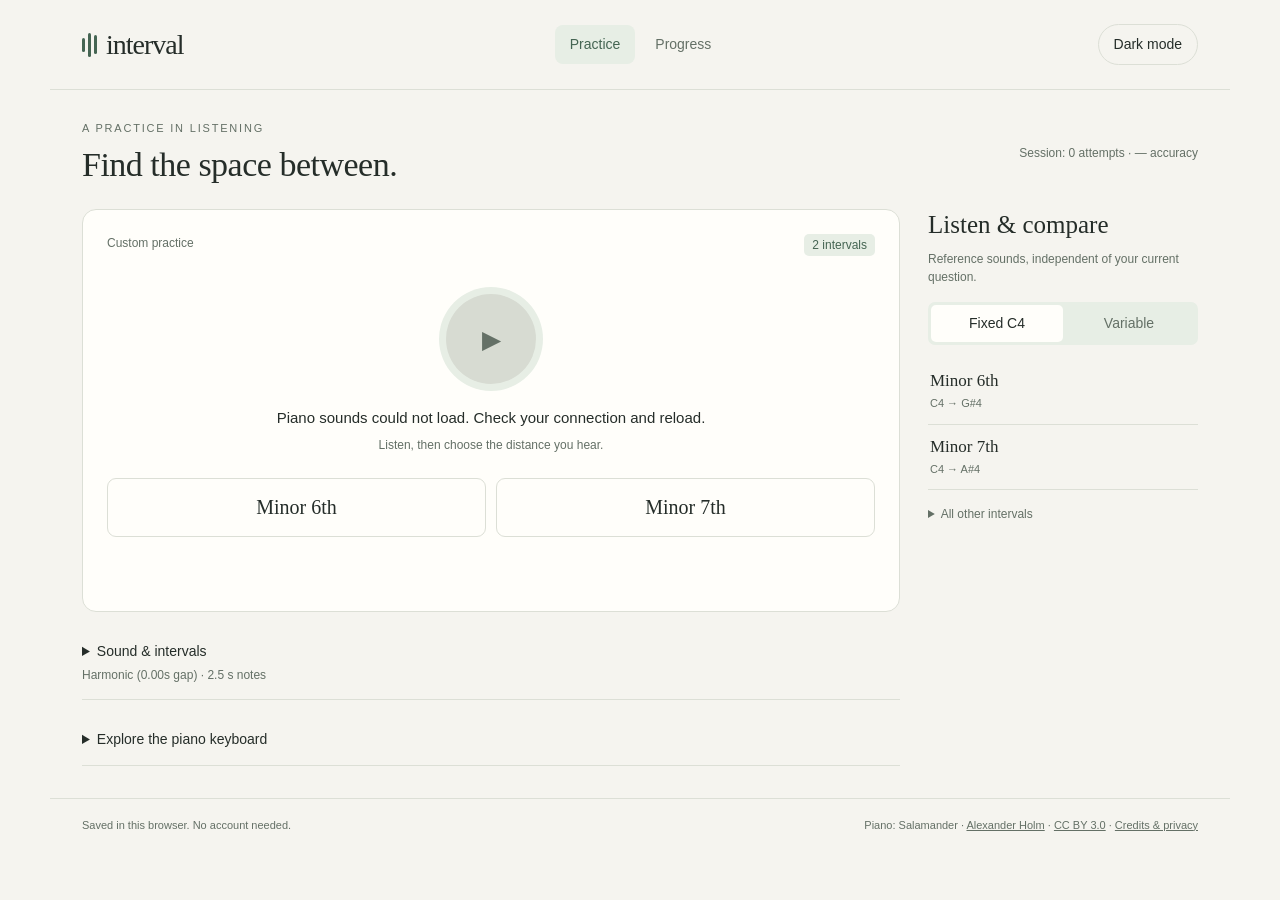
<file: index.html>
<!DOCTYPE html>
<html lang="en">
<head>
    <meta charset="UTF-8">
    <meta name="viewport" content="width=device-width, initial-scale=1.0">
    <title>Interval — ear training</title>
    <script src="audio.js"></script>
    <link rel="stylesheet" href="styles.css">
    <link rel="stylesheet" href="nordic.css">
</head>
<body>

<div class="container">
    <h1>Interval Ear Training</h1>
    
    <div class="controls-group">
        <div class="training-mode">Custom Interval Practice</div>

        <div class="slider-container">
            <label id="sliderLabel" for="playbackSlider">Playback: Harmonic (0.00s gap)</label>
            <input type="range" id="playbackSlider" min="-1.5" max="1.5" step="0.05" value="0">
        </div>

        <div class="playback-settings">
            <div class="playback-setting">
                <label class="random-toggle-label" for="randomPlaybackToggle">
                    <input type="checkbox" id="randomPlaybackToggle">
                    Randomize Playback Timing
                </label>
            </div>

            <div class="playback-setting">
                <select id="randomDirectionSelect" disabled>
                    <option value="both">Random Direction: Both</option>
                    <option value="descending">Random Direction: Descending Only</option>
                    <option value="ascending">Random Direction: Ascending Only</option>
                </select>
            </div>

            <div class="playback-setting">
                <label class="gap-range-control" for="maxGapInput">
                    <span>Gap Range: 0 –</span>
                    <input type="number" id="maxGapInput" min="0" max="15" step="0.05" value="1.50">
                    <span>sec</span>
                </label>
            </div>
        </div>

        <div class="slider-container note-duration-control">
            <label id="noteDurationLabel" for="noteDurationSlider">Note duration: 2.5 s</label>
            <input type="range" id="noteDurationSlider" min="0.5" max="10" step="0.1" value="2.5" aria-describedby="noteDurationHelp">
            <small id="noteDurationHelp">Quiz and reference notes: time until release begins, followed by a 1-second fade. Piano notes naturally decay and may finish sooner. Changing this starts a fresh question.</small>
        </div>

        <select id="rootSelect">
            <option value="random">Root Note: Random Pitch</option>
            <option value="fixed-c">Root Note: Fixed to C</option>
        </select>

        <select id="octaveSelect">
            <option value="varying">Octave Register: Varying</option>
            <option value="locked">Octave Register: Locked to 4th Octave</option>
        </select>
    </div>

    <!-- CUSTOM SELECTION CHECKBOXES -->
    <div id="customSelectionContainer">
        <p>Select specific intervals to practice:</p>
        <div id="customCheckboxes"></div>
    </div>

    <div class="toggle-container">
        <input type="checkbox" id="helpToggle">
        <label for="helpToggle">Show Descriptive Help</label>
    </div>

    <button id="playBtn" disabled>Loading Piano Sounds...</button>

    <div id="options"></div>
    
    <div id="feedback"></div>
    <div id="details" class="details"></div>

    <section class="stats-bar" aria-label="Training statistics">
        <p id="sessionStats" aria-live="polite">Session: 0 attempts · — accuracy</p>
        <div class="stats-actions">
            <button id="exportStats" type="button" disabled>Export Training Data</button>
            <button id="importStats" type="button" disabled>Import Training Data</button>
            <button id="clearStats" type="button" disabled>Clear Statistics</button>
            <input id="importFile" type="file" accept=".json,application/json" hidden>
        </div>
        <p id="storageStatus" role="status">Opening local training history…</p>
        <details id="statisticsPanel" class="statistics-panel">
            <summary>View Statistics</summary>
            <h2>This session</h2>
            <div id="sessionMetrics" class="metric-grid"></div>
            <h2>Recent vs long-term</h2>
            <div class="stats-windows">
                <label>Recent window
                    <select id="recentWindow">
                        <option value="10">Last 10</option><option value="25">Last 25</option>
                        <option value="50" selected>Last 50</option><option value="100">Last 100</option>
                        <option value="250">Last 250</option><option value="500">Last 500</option>
                    </select>
                </label>
                <label>Long-term window
                    <select id="longWindow">
                        <option value="500">Last 500</option><option value="1000">Last 1,000</option>
                        <option value="2000">Last 2,000</option><option value="4000">Last 4,000</option>
                        <option value="all" selected>All history</option>
                    </select>
                </label>
            </div>
            <p class="stats-note">Overall uses your last N answers across all intervals. Each interval row uses its own last N attempts. Long-term includes recent attempts; the windows can overlap completely when history is short.</p>
            <p id="analyticsStatus" role="status"></p>
            <div id="overallMetrics" class="metric-grid"></div>
            <h2>Per interval</h2>
            <p class="stats-note">Counts show correct / attempted. Change is recent minus long-term accuracy in percentage points (pp). Results combine all practice settings and custom sets.</p>
            <div class="stats-table-scroll" tabindex="0" role="region" aria-label="Interval performance table">
                <table class="stats-table">
                    <thead><tr><th scope="col">Interval</th><th scope="col">Recent</th><th scope="col">Long-term</th><th scope="col">Change</th><th scope="col">All attempts</th></tr></thead>
                    <tbody id="intervalMetrics"></tbody>
                </table>
            </div>
            <h2>Weakest right now</h2>
            <p class="stats-note">Lowest recent accuracy among intervals with at least 10 recent attempts. Ties favor larger samples. This is a practice guide, not a mastery score.</p>
            <ol id="weakestIntervals"></ol>
            <p id="weakestNote" class="stats-note"></p>
            <details id="conditionsPanel">
                <summary>Performance by practice conditions</summary>
                <div class="stats-windows">
                    <label>Interval heard<select id="conditionInterval"><option value="all">All intervals</option></select></label>
                    <label>History to inspect<select id="conditionWindow"><option value="recent">Recent window</option><option value="longTerm">Long-term window</option></select></label>
                </div>
                <p class="stats-note">Uses the window sizes above. First takes the last N answers for the selected interval (or all intervals), then splits that same sample by condition. Other settings and custom sets can differ between groups.</p>
                <p id="conditionSummary" role="status" class="stats-note"></p>
                <p class="stats-note">Response time includes listening, replays, and reference comparisons, for both correct and wrong answers. Fewer than 10 attempts is marked “Small sample.” No attempts means no accuracy yet. Scroll the table sideways on narrow screens.</p>
                <div class="stats-table-scroll" tabindex="0" role="region" aria-label="Performance by practice conditions">
                    <table class="stats-table"><thead><tr><th scope="col">Condition</th><th scope="col">Accuracy</th><th scope="col">Correct / attempts</th><th scope="col">Avg response</th><th scope="col">Avg replays</th></tr></thead><tbody id="conditionMetrics"></tbody></table>
                </div>
            </details>
            <h2>Common confusions</h2>
            <label class="confusion-window">History to inspect
                <select id="confusionWindow"><option value="recent">Recent window</option><option value="longTerm">Long-term window</option></select>
            </label>
            <p class="stats-note">Uses the window sizes above, separately for each interval heard. Rates are mistakes of that kind / all attempts for the interval heard. Different custom sets offer different possible answers.</p>
            <p id="pairDrillStatus" role="status"></p>
            <button id="cancelPairDrill" type="button" hidden>Cancel queued pair</button>
            <p class="stats-note">Pair practice is optional. Choosing a pair keeps an unanswered question intact and applies the pair when you next play a new question. Session totals continue.</p>
            <ol id="commonConfusions" class="common-confusions"></ol>
            <p id="confusionEmpty" class="stats-note"></p>
            <details class="confusion-matrix-panel">
                <summary>Show confusion matrix</summary>
                <p class="stats-note">Rows: interval heard. Columns: your answer. Each cell is an attempt count; the green diagonal shows correct answers. Scroll sideways on narrow screens.</p>
                <div class="stats-table-scroll" tabindex="0" role="region" aria-label="Confusion matrix">
                    <table id="confusionMatrix" class="stats-table confusion-matrix"></table>
                </div>
            </details>
        </details>
    </section>

    <div class="piano-container">
        <div id="piano" class="piano"></div>
    </div>


    <div class="reference-panel">
        <h2>Interval Reference</h2>
        <p>Replay any interval while you practice. These buttons use the playback timing settings above and do not change your current question.</p>

        <div id="referenceGrid" class="reference-grid">
            <div class="reference-column-header">
                <div class="reference-column-title">Fixed Reference</div>
                <div class="reference-column-subtitle">Root C4 · Fixed register</div>
            </div>

            <div class="reference-column-header">
                <div class="reference-column-title">Variable Reference</div>
                <div class="reference-random-controls">
                    <label><input type="checkbox" id="referenceRandomRoot"> Random Root</label>
                    <label><input type="checkbox" id="referenceRandomOctave"> Random Octave</label>
                </div>
            </div>
        </div>
    </div>
</div>

<script src="storage.js" defer></script>
<script src="analytics.js" defer></script>
<script src="stats.js" defer></script>
<script src="selection.js" defer></script>
<script src="app.js" defer></script>
<script src="ui.js" defer></script>
</body>
</html>
</file>
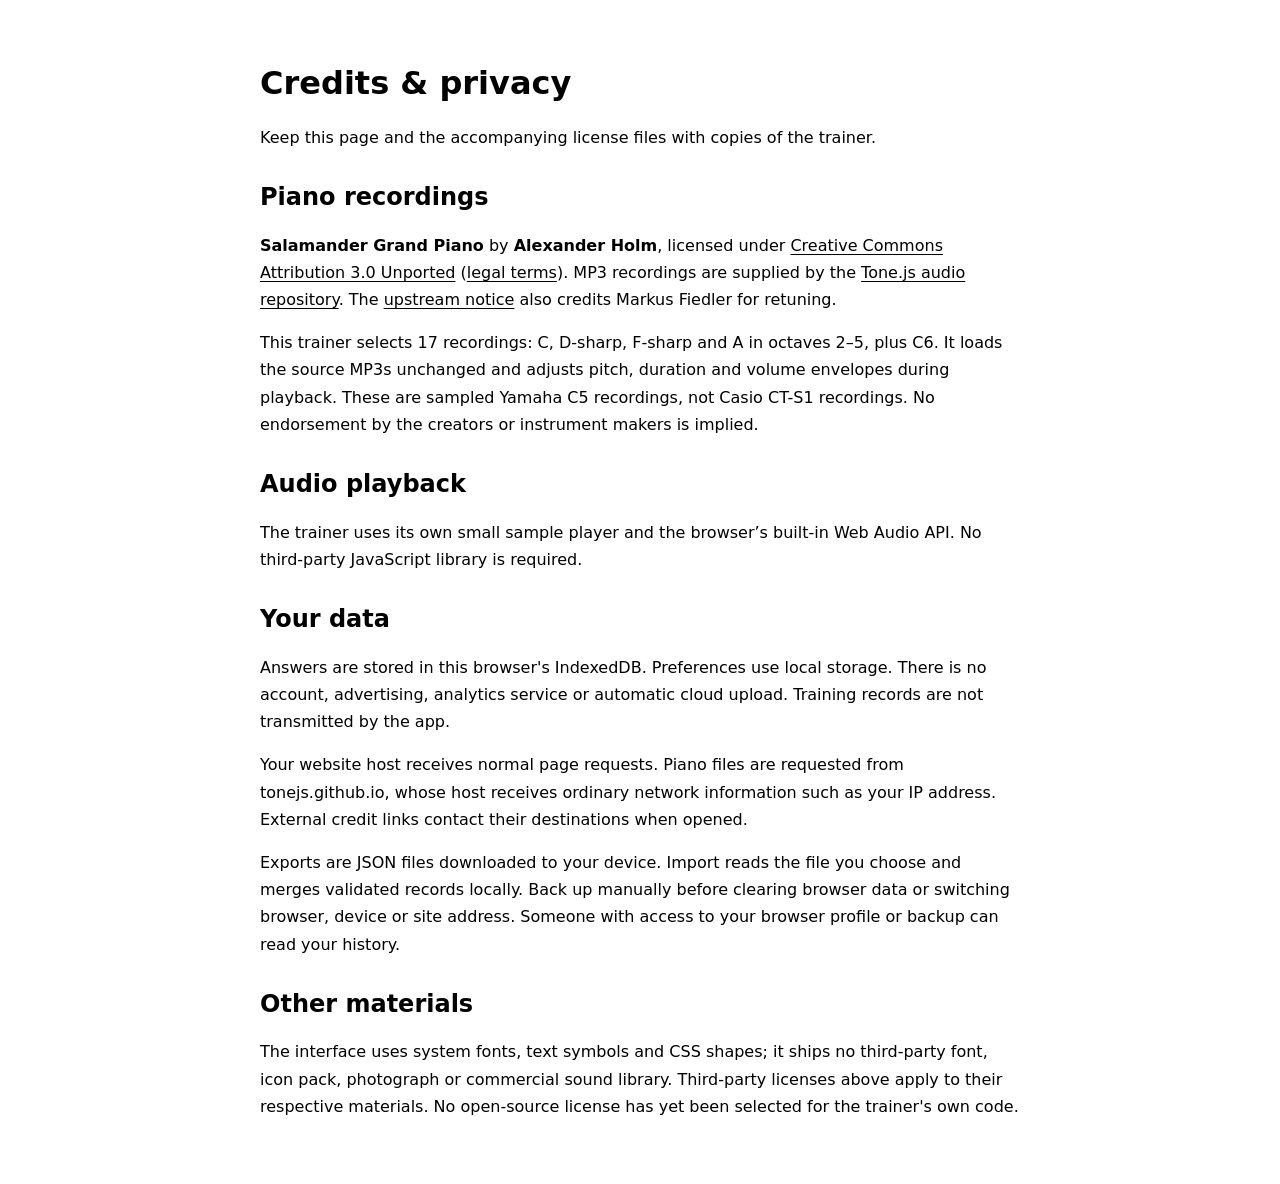
<file: credits.html>
<!doctype html>
<html lang="en">
<head>
  <meta charset="utf-8">
  <meta name="viewport" content="width=device-width, initial-scale=1">
  <meta name="referrer" content="no-referrer">
  <title>Credits & privacy — Interval</title>
  <style>
    :root { color-scheme: light dark; font-family: system-ui, sans-serif; }
    body { max-width: 760px; margin: 4rem auto; padding: 0 1.5rem; line-height: 1.7; }
    h1, h2 { line-height: 1.2; } h2 { margin-top: 2rem; }
    a { color: inherit; text-underline-offset: .2em; }
  </style>
</head>
<body>
  <main>
    <h1>Credits & privacy</h1>
    <p>Keep this page and the accompanying license files with copies of the trainer.</p>
    <h2>Piano recordings</h2>
    <p><strong>Salamander Grand Piano</strong> by <strong>Alexander Holm</strong>, licensed under
      <a href="https://creativecommons.org/licenses/by/3.0/">Creative Commons Attribution 3.0 Unported</a>
      (<a href="https://creativecommons.org/licenses/by/3.0/legalcode">legal terms</a>).
      MP3 recordings are supplied by the <a href="https://github.com/Tonejs/audio/tree/master/salamander">Tone.js audio repository</a>.
      The <a href="licenses/Salamander-README.txt">upstream notice</a> also credits Markus Fiedler for retuning.</p>
    <p>This trainer selects 17 recordings: C, D-sharp, F-sharp and A in octaves 2–5, plus C6.
      It loads the source MP3s unchanged and adjusts pitch, duration and volume envelopes during playback.
      These are sampled Yamaha C5 recordings, not Casio CT-S1 recordings. No endorsement by the creators or instrument makers is implied.</p>
    <h2>Audio playback</h2>
    <p>The trainer uses its own small sample player and the browser’s built-in Web Audio API. No third-party JavaScript library is required.</p>
    <h2>Your data</h2>
    <p>Answers are stored in this browser's IndexedDB. Preferences use local storage. There is no account, advertising, analytics service or automatic cloud upload. Training records are not transmitted by the app.</p>
    <p>Your website host receives normal page requests. Piano files are requested from tonejs.github.io, whose host receives ordinary network information such as your IP address. External credit links contact their destinations when opened.</p>
    <p>Exports are JSON files downloaded to your device. Import reads the file you choose and merges validated records locally. Back up manually before clearing browser data or switching browser, device or site address. Someone with access to your browser profile or backup can read your history.</p>
    <h2>Other materials</h2>
    <p>The interface uses system fonts, text symbols and CSS shapes; it ships no third-party font, icon pack, photograph or commercial sound library. Third-party licenses above apply to their respective materials. No open-source license has yet been selected for the trainer's own code.</p>
  </main>
</body>
</html>
</file>
<file: styles.css>
:root {
            --bg: #121212;
            --surface: #1e1e1e;
            --primary: #bb86fc;
            --text: #e0e0e0;
            --correct: #03dac6;
            --incorrect: #cf6679;
            --disabled: #555555;
        }

        body {
            font-family: -apple-system, BlinkMacSystemFont, "Segoe UI", Roboto, Helvetica, Arial, sans-serif;
            background-color: var(--bg);
            color: var(--text);
            display: flex;
            justify-content: center;
            align-items: center;
            min-height: 100vh;
            margin: 0;
            padding: 20px 0;
        }

        .container {
            background-color: var(--surface);
            padding: 2.5rem;
            border-radius: 12px;
            box-shadow: 0 8px 24px rgba(0,0,0,0.5);
            max-width: 900px; 
            width: 95%;
            text-align: center;
        }

        h1 { margin-top: 0; font-size: 1.5rem; color: var(--primary); }
        
        .controls-group {
            display: grid;
            grid-template-columns: 1fr 1fr;
            gap: 12px;
            margin: 20px 0 10px 0;
        }

        @media (max-width: 600px) {
            .container {
                box-sizing: border-box;
                padding: 24px 16px;
            }

            .controls-group {
                grid-template-columns: 1fr;
            }
        }

        select {
            width: 100%;
            padding: 10px;
            background: var(--bg);
            color: var(--text);
            border: 1px solid #333;
            border-radius: 6px;
            font-size: 0.95rem;
            height: 100%;
        }
        
        optgroup {
            background: #2a2a2a;
            color: var(--primary);
            font-weight: bold;
        }

        /* --- SLIDER CSS --- */
        .slider-container {
            display: flex;
            flex-direction: column;
            justify-content: center;
            background: var(--bg);
            border: 1px solid #333;
            border-radius: 6px;
            padding: 10px;
            height: 100%;
            box-sizing: border-box;
        }

        .slider-container label {
            font-size: 0.95rem;
            margin-bottom: 8px;
            color: var(--text);
        }

        input[type=range] {
            width: 100%;
            accent-color: var(--primary);
            cursor: pointer;
        }

        input[type=range]:disabled {
            opacity: 0.45;
            cursor: not-allowed;
        }

        .playback-settings {
            grid-column: 1 / -1;
            display: grid;
            grid-template-columns: 1fr 1fr 1fr;
            gap: 12px;
        }

        .playback-setting {
            background: var(--bg);
            border: 1px solid #333;
            border-radius: 6px;
            padding: 10px;
            box-sizing: border-box;
            min-height: 58px;
            display: flex;
            align-items: center;
            justify-content: center;
        }

        .random-toggle-label {
            display: flex;
            align-items: center;
            justify-content: center;
            gap: 8px;
            cursor: pointer;
            font-size: 0.95rem;
            width: 100%;
        }

        .random-toggle-label input {
            width: 18px;
            height: 18px;
            accent-color: var(--primary);
            cursor: pointer;
        }

        .gap-range-control {
            display: grid;
            grid-template-columns: auto 88px auto;
            align-items: center;
            justify-content: center;
            gap: 8px;
            font-size: 0.95rem;
            width: 100%;
        }

        .gap-range-control input[type=number] {
            width: 100%;
            box-sizing: border-box;
            padding: 8px;
            background: var(--surface);
            color: var(--text);
            border: 1px solid #444;
            border-radius: 6px;
            font-size: 0.95rem;
            text-align: center;
        }

        .playback-setting select:disabled {
            opacity: 0.45;
            cursor: not-allowed;
        }

        @media (max-width: 600px) {
            .playback-settings {
                grid-template-columns: 1fr;
            }
        }

        /* --- CUSTOM SELECTION UI --- */
        #customSelectionContainer {
            background: #252525;
            border: 1px solid #444;
            border-radius: 8px;
            padding: 15px;
            margin-bottom: 15px;
            display: block;
        }
        
        #customSelectionContainer p {
            margin: 0 0 12px 0;
            font-weight: bold;
            color: var(--primary);
        }

        #customCheckboxes {
            display: flex;
            flex-wrap: wrap;
            gap: 8px;
            justify-content: center;
        }

        .custom-cb-label {
            background: #1e1e1e;
            padding: 6px 12px;
            border-radius: 20px;
            font-size: 0.85rem;
            cursor: pointer;
            border: 1px solid #555;
            display: flex;
            align-items: center;
            gap: 6px;
            transition: all 0.2s;
            user-select: none;
        }
        
        .custom-cb-label:hover { border-color: var(--primary); }
        .custom-cb-label input { accent-color: var(--primary); cursor: pointer; }

        .toggle-container {
            margin: 15px 0 20px 0;
            display: flex;
            justify-content: center;
            align-items: center;
            gap: 8px;
            font-size: 1rem;
            color: var(--primary);
            font-weight: bold;
        }

        .toggle-container input {
            cursor: pointer;
            width: 18px;
            height: 18px;
            accent-color: var(--primary);
        }

        button.option-btn {
            background-color: transparent;
            color: var(--text);
            border: 2px solid #555;
            padding: 12px;
            margin: 6px;
            border-radius: 8px;
            font-size: 1rem;
            cursor: pointer;
            transition: all 0.2s ease;
            flex: 1 1 auto; 
            min-width: 150px; 
            display: flex;
            flex-direction: column;
            align-items: center;
            justify-content: center;
        }

        button.option-btn:hover { border-color: var(--primary); color: var(--primary); }
        
        #playBtn {
            background-color: var(--primary);
            color: var(--bg);
            border: none;
            font-size: 1.2rem;
            font-weight: bold;
            padding: 15px 30px;
            margin-bottom: 20px;
            width: 100%;
            border-radius: 8px;
            cursor: pointer;
        }

        #playBtn:hover:not(:disabled) { background-color: #a370e0; color: var(--bg); }
        
        #playBtn:disabled {
            background-color: var(--disabled);
            cursor: not-allowed;
            color: #888;
        }

        #options { 
            display: flex; 
            flex-wrap: wrap; 
            justify-content: center; 
            gap: 10px; 
            margin-top: 10px;
        }

        .btn-title {
            font-weight: bold;
            font-size: 1.05rem;
        }

        .desc-text {
            display: none;
            font-size: 0.85rem;
            color: #aaa;
            margin-top: 8px;
            font-weight: normal;
            line-height: 1.4;
            max-width: 250px;
        }

        .show-help .desc-text {
            display: block;
        }

        #feedback {
            margin-top: 25px;
            font-size: 1.2rem;
            font-weight: bold;
            min-height: 1.5rem;
        }
        
        .correct-text { color: var(--correct); }
        .incorrect-text { color: var(--incorrect); }
        .details { font-size: 0.9rem; font-weight: normal; color: #888; margin-top: 8px; }

        /* --- PIANO UI CSS --- */
        .piano-container {
            margin-top: 40px;
            padding-top: 30px;
            border-top: 1px solid #333;
            width: 100%;
            overflow-x: auto; 
        }

        .piano {
            display: flex;
            position: relative;
            height: 150px;
            min-width: 600px;
            background: #111;
            padding: 3px 3px 0 3px;
            border-radius: 6px;
        }

        .key {
            cursor: pointer;
            user-select: none;
            -webkit-user-select: none;
        }

        .key.white {
            flex: 1;
            background: #fffff0;
            margin: 0 1px;
            border-radius: 0 0 5px 5px;
            position: relative;
            z-index: 1;
            display: flex;
            align-items: flex-end;
            justify-content: center;
            padding-bottom: 8px;
            color: #888;
            font-size: 0.7rem;
            box-shadow: inset 0 -3px 5px rgba(0,0,0,0.2);
        }

        .key.white:active, .key.white.active {
            background: #e0e0e0;
            box-shadow: inset 0 -1px 2px rgba(0,0,0,0.2);
        }

        .key.black {
            position: absolute;
            background: linear-gradient(to bottom, #222, #000);
            width: 2.8%; 
            height: 62%;
            z-index: 2;
            border-radius: 0 0 4px 4px;
            box-shadow: 2px 2px 3px rgba(0,0,0,0.5);
        }

        .key.black:active, .key.black.active {
            background: #222;
            box-shadow: inset 0 -2px 2px rgba(0,0,0,0.8);
        }


        /* --- INTERVAL REFERENCE PANEL --- */
        .reference-panel {
            margin-top: 34px;
            padding-top: 28px;
            border-top: 1px solid #333;
            text-align: left;
        }

        .reference-panel h2 {
            margin: 0 0 6px 0;
            color: var(--primary);
            font-size: 1.2rem;
            text-align: center;
        }

        .reference-panel > p {
            margin: 0 0 16px 0;
            color: #999;
            font-size: 0.86rem;
            line-height: 1.45;
            text-align: center;
        }

        .reference-grid {
            display: grid;
            grid-template-columns: minmax(0, 1fr) minmax(0, 1fr);
            gap: 8px 10px;
            align-items: stretch;
        }

        .reference-column-header {
            background: #252525;
            border: 1px solid #444;
            border-radius: 8px;
            padding: 11px 10px;
            text-align: center;
            min-height: 72px;
            box-sizing: border-box;
            display: flex;
            flex-direction: column;
            justify-content: center;
        }

        .reference-column-title {
            color: var(--primary);
            font-weight: bold;
            font-size: 0.95rem;
        }

        .reference-column-subtitle {
            color: #999;
            font-size: 0.76rem;
            margin-top: 4px;
        }

        .reference-random-controls {
            margin-top: 7px;
            display: flex;
            justify-content: center;
            flex-wrap: wrap;
            gap: 6px 12px;
            color: var(--text);
            font-size: 0.76rem;
        }

        .reference-random-controls label {
            display: inline-flex;
            align-items: center;
            gap: 5px;
            cursor: pointer;
            user-select: none;
        }

        .reference-random-controls input {
            accent-color: var(--primary);
            cursor: pointer;
        }

        .reference-btn {
            width: 100%;
            min-width: 0;
            min-height: 52px;
            padding: 8px 10px;
            border-radius: 7px;
            border: 1px solid #444;
            background: #181818;
            color: var(--text);
            cursor: pointer;
            transition: border-color 0.15s ease, background-color 0.15s ease;
            display: flex;
            flex-direction: column;
            align-items: center;
            justify-content: center;
            text-align: center;
        }

        .reference-btn:hover {
            border-color: var(--primary);
            background: #202020;
        }

        .reference-btn:active {
            transform: translateY(1px);
        }

        .reference-btn-name {
            font-size: 0.9rem;
            font-weight: bold;
        }

        .reference-btn-notes {
            color: #8e8e8e;
            font-size: 0.72rem;
            margin-top: 3px;
            font-weight: normal;
        }

        @media (max-width: 600px) {
            .reference-grid {
                gap: 7px;
            }

            .reference-column-header {
                padding: 9px 6px;
                min-height: 88px;
            }

            .reference-btn {
                padding: 8px 5px;
                min-height: 55px;
            }

            .reference-btn-name {
                font-size: 0.8rem;
            }

            .reference-btn-notes {
                font-size: 0.66rem;
            }
        }
    
.training-mode { display: flex; align-items: center; justify-content: center; font-weight: bold; color: var(--primary); }
.stats-bar { margin-top: 24px; padding: 14px; border: 1px solid #444; border-radius: 8px; }
.stats-bar p { margin: 6px 0 12px; }
.stats-actions { display: flex; flex-wrap: wrap; justify-content: center; gap: 8px; }
.stats-actions button { background: var(--bg); color: var(--text); border: 1px solid #555; border-radius: 6px; padding: 8px 12px; cursor: pointer; }
.stats-actions button:disabled { opacity: .45; cursor: not-allowed; }
#storageStatus { color: #aaa; font-size: .85rem; margin: 12px 0 0; }
.statistics-panel { margin-top: 16px; text-align: left; }
.statistics-panel summary { color: var(--primary); cursor: pointer; padding: 10px 0; font-weight: bold; }
.statistics-panel h2 { font-size: 1.1rem; color: var(--primary); margin: 24px 0 12px; }
.metric-grid { display: grid; grid-template-columns: repeat(auto-fit, minmax(130px, 1fr)); gap: 8px; }
.metric-card { background: var(--bg); border: 1px solid #333; border-radius: 6px; padding: 12px; }
.metric-card span { display: block; font-size: .8rem; color: #aaa; }
.metric-card strong { display: block; font-size: 1.2rem; margin-top: 6px; }
.stats-windows { display: grid; grid-template-columns: 1fr 1fr; gap: 12px; }
.stats-windows label { font-size: .85rem; min-width: 0; }
.stats-windows select { display: block; margin-top: 6px; height: auto; }
.statistics-panel .stats-note, #analyticsStatus { font-size: .82rem; color: #aaa; line-height: 1.5; margin: 12px 0; }
.stats-table-scroll { overflow-x: auto; }
.stats-table { width: 100%; border-collapse: collapse; font-size: .85rem; }
.stats-table th, .stats-table td { padding: 10px 8px; border-bottom: 1px solid #383838; text-align: right; white-space: nowrap; }
.stats-table th:first-child { text-align: left; }
.stats-table small { display: block; font-size: .72rem; color: #aaa; margin-top: 4px; }
#weakestIntervals { padding-left: 24px; font-size: .9rem; line-height: 1.8; }
.confusion-window { display: block; max-width: 260px; font-size: .85rem; }
.confusion-window select { height: auto; margin-top: 6px; }
.common-confusions { padding-left: 24px; font-size: .85rem; }
.common-confusions li { padding: 10px 0; border-bottom: 1px solid #383838; }
.common-confusions span { display: block; margin-bottom: 8px; line-height: 1.5; }
.common-confusions button, #cancelPairDrill { background: var(--bg); color: var(--primary); border: 1px solid #555; border-radius: 6px; padding: 8px 12px; cursor: pointer; }
#pairDrillStatus { font-size: .85rem; color: var(--primary); line-height: 1.5; }
.confusion-matrix .matrix-correct { background: #173b35; color: var(--correct); }
.confusion-matrix .matrix-error { background: #40262c; color: #f3a7b5; }
#conditionsPanel { margin-top: 24px; }
.stats-table .condition-group { color: var(--primary); background: #252525; text-align: left; }
.note-duration-control { grid-column: 1 / -1; }
#noteDurationHelp { color: #aaa; line-height: 1.4; margin-top: 8px; font-size: .8rem; }
@media (max-width: 600px) {
    #conditionsPanel .stats-windows { grid-template-columns: 1fr; }
}
</file>
<file: nordic.css>
:root{--bg:#f5f4ef;--surface:#fffefa;--text:#252d29;--primary:#456553;--correct:#356749;--incorrect:#a34e3f;--disabled:#d7dbd2;--quiet:#647066;--line:#dcdfd6;--wash:#e7eee5;--inverse:#fffefa;color-scheme:light}
:root[data-theme="dark"]{--bg:#1b211e;--surface:#232b26;--text:#edf0e8;--primary:#b1c6ad;--correct:#a6c8ac;--incorrect:#ecac9d;--disabled:#3b453d;--quiet:#b0baaf;--line:#3b453d;--wash:#303e32;--inverse:#1b211e;color-scheme:dark}
*{box-sizing:border-box}body{display:block;padding:0;font-family:'Segoe UI',Arial,sans-serif;font-size:14px;line-height:1.5;background:var(--bg)}[hidden]{display:none!important}button,input,select{font:inherit}button:focus-visible,summary:focus-visible{outline:2px solid var(--primary);outline-offset:3px}a{color:inherit}
.container{width:100%;max-width:1180px;background:transparent;padding:0;margin:auto;box-shadow:none;border-radius:0;text-align:left}.app-header{display:flex;align-items:center;gap:24px;padding:24px 32px;border-bottom:1px solid var(--line)}.brand{font:28px Georgia,serif;letter-spacing:-1px;text-decoration:none}.brand-mark{color:var(--primary);font:26px Georgia,serif}.app-header nav{display:flex;gap:5px;margin:auto}.app-header button{padding:9px 15px;border:0;background:transparent;color:var(--quiet);border-radius:8px;cursor:pointer}.app-header button[aria-pressed="true"]{background:var(--wash);color:var(--primary)}.app-header #themeToggle{border:1px solid var(--line);border-radius:24px;color:var(--text)}.page-intro{display:flex;align-items:center;justify-content:space-between;gap:20px;margin:30px 32px 24px}.eyebrow{text-transform:uppercase;letter-spacing:1.8px;font-size:11px;color:var(--quiet);margin:0 0 8px}h1{font:34px/1.2 Georgia,serif;letter-spacing:-.5px;color:var(--text);margin:0}#sessionStats{font-size:12px;color:var(--quiet);text-align:right;margin:0;max-width:220px}
.practice-layout{display:grid;grid-template-columns:minmax(0,1fr) 270px;gap:28px;padding:0 32px 32px}.practice-main{min-width:0}.exercise{padding:24px;background:var(--surface);border:1px solid var(--line);border-radius:14px}.exercise-header{display:flex;justify-content:space-between;color:var(--quiet);font-size:12px}.exercise-header #poolCount{color:var(--primary);background:var(--wash);padding:2px 8px;border-radius:5px}.listen-area{text-align:center;padding:38px 0 24px}#playBtn{display:inline-block;width:auto;min-width:180px;max-width:100%;padding:20px 28px;margin:0;border-radius:40px;background:var(--primary);color:var(--inverse);font-size:16px;font-weight:500;box-shadow:0 0 0 7px var(--wash)}#playBtn:hover:not(:disabled){background:var(--primary);color:var(--inverse);filter:brightness(.95)}#playBtn:disabled{background:var(--disabled);color:var(--quiet)}.listen-hint{font-size:12px;color:var(--quiet);margin:23px 0 0}#options{display:grid;grid-template-columns:repeat(2,minmax(0,1fr));gap:10px;margin:0}button.option-btn{width:100%;min-width:0;margin:0;padding:17px 12px;border:1px solid var(--line);border-radius:9px;color:var(--text);text-align:center;background:transparent}button.option-btn:hover{background:var(--wash);color:var(--primary);border-color:var(--primary)}.btn-title{font:20px Georgia,serif}.desc-text{color:var(--quiet);max-width:none;font-size:12px}.correct-text{color:var(--correct)}.incorrect-text{color:var(--incorrect)}#feedback{font-size:15px;margin-top:20px;min-height:22px}.details{color:var(--quiet);font-size:12px;line-height:1.6}#feedback,.details{text-align:center}
summary{cursor:pointer;padding:15px 0;color:var(--text)}.sound-settings,.keyboard-panel{border-bottom:1px solid var(--line);margin-top:14px}#settingsSummary{display:block;font-size:12px;color:var(--quiet);margin-top:4px}.controls-group{gap:14px;margin:18px 0}.slider-container,.playback-setting{background:transparent;border:0;padding:0;height:auto}.slider-container{grid-column:1/-1}.slider-container label{font-size:13px}.playback-settings{grid-template-columns:1fr;gap:12px;padding:15px 0;border-top:1px solid var(--line);border-bottom:1px solid var(--line)}.random-toggle-label{justify-content:flex-start;font-size:13px}.playback-setting{min-height:0;justify-content:flex-start}.gap-range-control{justify-content:start;font-size:13px}.gap-range-control input[type=number],select{background:var(--surface);color:var(--text);border:1px solid var(--line);height:auto;font-size:13px}.controls-group>select{width:100%;min-width:0}#noteDurationHelp{font-size:12px;color:var(--quiet)}#customSelectionContainer{background:transparent;border:0;padding:0;margin:10px 0}#customSelectionContainer p{font-size:13px;font-weight:400;color:var(--quiet)}#customCheckboxes{justify-content:flex-start}.custom-cb-label{background:transparent;color:var(--text);border:1px solid var(--line);border-radius:6px;padding:7px 9px;font-size:12px}.custom-cb-label:has(input:checked){background:var(--wash);border-color:var(--primary)}.toggle-container{justify-content:flex-start;font-size:13px;font-weight:400;color:var(--text)}.piano-container{margin:0;padding:0 0 18px;border:0}.piano{min-width:540px;height:130px}
.reference-panel{margin:0;padding:0;border:0;text-align:left;min-width:0}.reference-panel h2{font:25px Georgia,serif;color:var(--text);text-align:left;margin:2px 0 12px}.reference-panel>p{text-align:left;color:var(--quiet);font-size:12px}.reference-tabs{display:flex;padding:3px;background:var(--wash);border-radius:7px;margin-bottom:14px}.reference-tabs button{flex:1;background:transparent;border:0;border-radius:5px;padding:8px;color:var(--quiet);cursor:pointer}.reference-tabs button[aria-pressed="true"]{background:var(--surface);color:var(--text)}.reference-grid,#otherReferenceGrid{display:block}.reference-btn{display:block;width:100%;background:transparent;border:0;border-bottom:1px solid var(--line);border-radius:0;padding:12px 2px;text-align:left;min-height:58px;color:var(--text)}.reference-btn:hover{background:var(--wash);border-color:var(--line)}.reference-btn-name{font:17px Georgia,serif}.reference-btn-notes{display:block;color:var(--quiet);font-size:11px}.reference-random-controls{font-size:12px;justify-content:flex-start;margin:0 0 12px}#moreReferences summary{font-size:12px;color:var(--quiet)}
.stats-bar{margin:0 32px 32px;padding:24px;background:var(--surface);border:1px solid var(--line);border-radius:14px}.statistics-panel{margin:0}.statistics-panel>summary{font:24px Georgia,serif;color:var(--text);padding-top:0}.statistics-panel h2{font:23px Georgia,serif;color:var(--text);margin-top:28px}.metric-card{border:0;border-radius:8px;background:var(--bg);padding:14px}.metric-card span,.statistics-panel .stats-note,#analyticsStatus,.stats-table small,#storageStatus{color:var(--quiet)}.metric-card strong{font:27px Georgia,serif;font-weight:400}.stats-table th,.stats-table td{border-color:var(--line)}.stats-table th:first-child{font-weight:400}.stats-table .condition-group{background:var(--wash);color:var(--primary)}.stats-actions button,.common-confusions button,#cancelPairDrill{background:transparent;color:var(--primary);border-color:var(--line)}.confusion-matrix .matrix-correct{background:var(--wash);color:var(--correct)}.confusion-matrix .matrix-error{background:var(--bg);color:var(--incorrect)}#backupPanel{margin-top:24px;border-top:1px solid var(--line)}.stats-actions{justify-content:flex-start}.stats-note{color:var(--quiet);font-size:12px;line-height:1.6}.app-footer{border-top:1px solid var(--line);display:flex;justify-content:space-between;gap:14px;padding:18px 32px;font-size:11px;color:var(--quiet)}
@media(max-width:760px){.app-header{padding:20px;gap:12px;flex-wrap:wrap}.app-header nav{order:3;width:100%;margin:0}.app-header #themeToggle{margin-left:auto}.page-intro{margin:24px 20px;align-items:flex-start}h1{font-size:28px}#sessionStats{max-width:120px}.practice-layout{grid-template-columns:1fr;padding:0 20px 24px;gap:26px}.reference-panel{border-top:1px solid var(--line);padding-top:20px}.exercise{padding:18px}.container{padding:0;width:100%}.stats-bar{margin:0 20px 24px;padding:18px}.app-footer{padding:18px 20px;flex-wrap:wrap}.stats-windows{grid-template-columns:1fr}.controls-group{grid-template-columns:1fr}.btn-title{font-size:18px}.gap-range-control{grid-template-columns:auto 80px auto}.page-intro .eyebrow{font-size:10px}}
.brand{display:flex;gap:9px;align-items:center}.brand-mark{display:flex;gap:3px;align-items:center;height:24px}.brand-mark b{width:3px;height:14px;background:var(--primary);border-radius:2px}.brand-mark b:nth-child(2){height:24px}.brand-mark b:nth-child(3){height:19px}
#playBtn{width:90px;height:90px;min-width:0;padding:0;font-size:0;border-radius:50%;vertical-align:middle}#playBtn::before{content:'▶';font-size:25px}#playBtn[data-replay="true"]::before{content:'↻';font-size:34px}.play-caption{display:block;font-size:15px;font-weight:500;margin:23px 0 0}.listen-hint{margin-top:6px}
</file>
